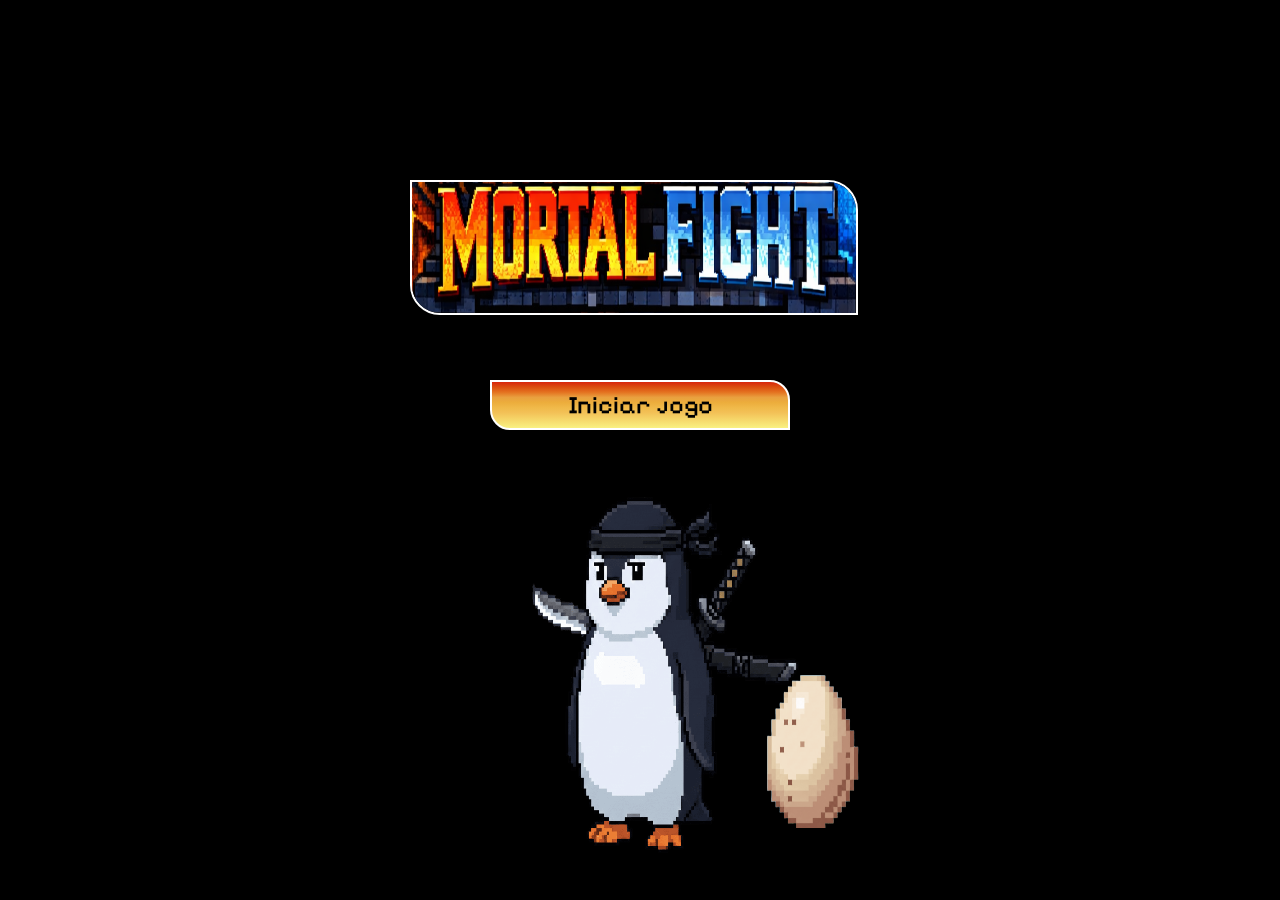
<file: index.html>
<!DOCTYPE html>
<html lang="pt-br">

<head>
    <meta charset="UTF-8">
    <meta name="viewport" content="width=device-width, initial-scale=1.0">
    <title>Mortal fight</title>
    <link rel="stylesheet" href="style.css">
</head>

<body>
    <img src="./img/ovo_pinguim.png" class="img1">
<button><a href="jogo.html">Iniciar jogo</a></button>
    <img src="./img/pinguim.png" alt="" class="img3">
    <img src="./img/logo.png" alt="" class="img4">
    <video autoplay muted loop playsinline id="bg-video">
        <source src="./img/fundoindex.mp4" type="video/mp4">
    </video>
    <audio id="musica-tema" src="img/musica.mp3" loop preload="auto"></audio>
    <script>
        const musica = document.getElementById("musica-tema");
        if (musica) {
            musica.volume = 0.20;
            // Tenta tocar assim que a página carrega
            musica.play().catch(() => {
                // Se o navegador bloquear o som automático, toca no primeiro clique
                document.addEventListener("click", () => {
                    musica.play();
                }, { once: true });
            });
        }
    </script>
</body>

</html>
</file>
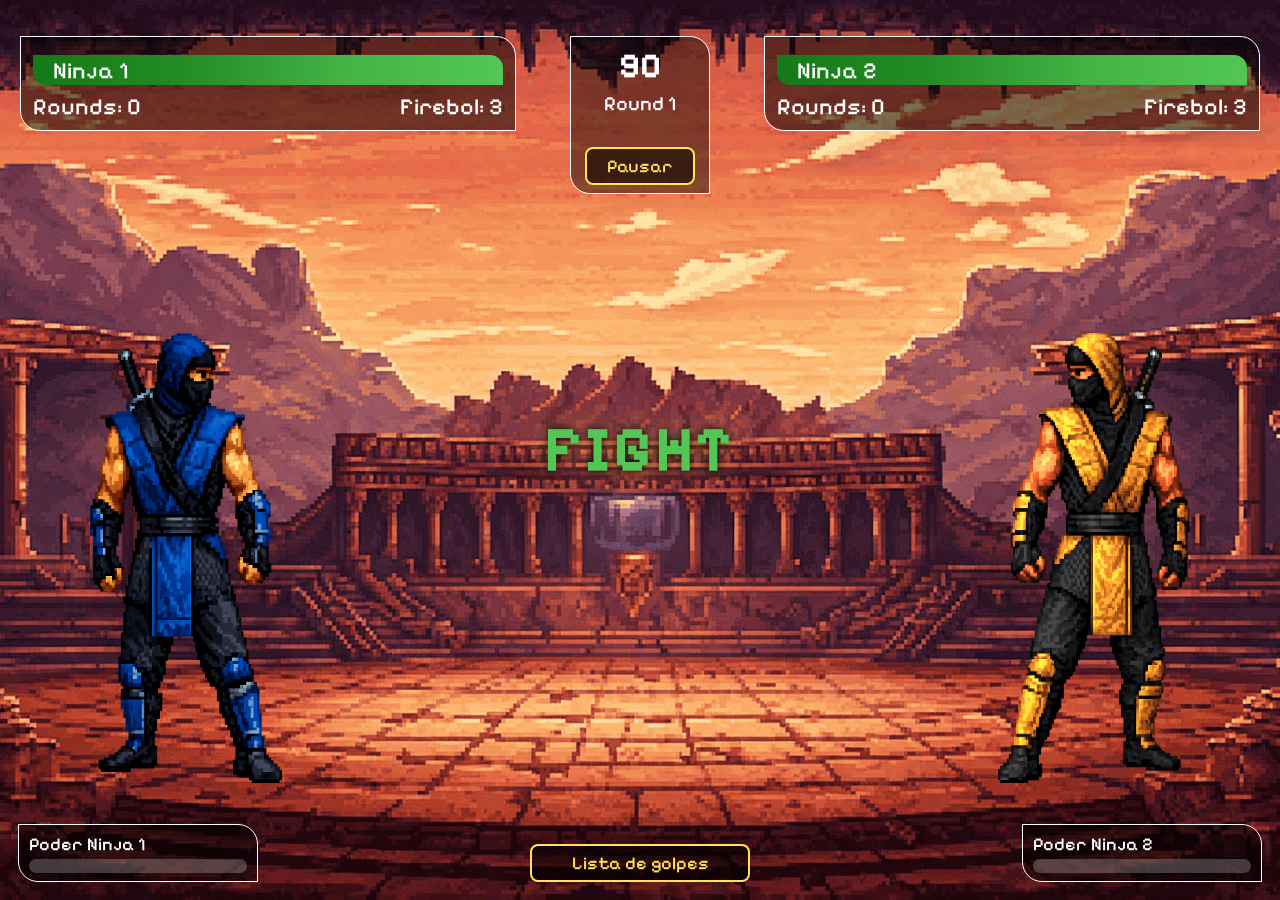
<file: jogo.html>
<!DOCTYPE html>
<html lang="pt-br">

<head>
    <meta charset="UTF-8">
    <meta name="viewport" content="width=device-width, initial-scale=1.0">
    <title>Ninjas</title>
    <link rel="stylesheet" href="jogo.css">
</head>

<body>
    <header class="hud">
        <div class="player-ui">
            <div class="life-bar">
                <div id="vida-ninja1" class="life-fill">
                    <p class="player-name">Ninja 1</p>
                </div>
            </div>
            <div style="display: flex; justify-content: space-between; align-items: center;">
                <p id="rounds-ninja1" class="rounds">💀 Rounds: 0</p>
                <p id="fireball-ninja1" class="rounds">🔥 Firebol: 3</p>
            </div>

        </div>

        <div class="center-ui">
            <p id="timer" class="timer">50</p>
            <p id="round-atual" class="round-label">Round 1</p>
            <p id="mensagem-round" class="round-message"></p>
            <button id="pause-btn" class="pause-btn" type="button">Pausar</button>
        </div>

        <div class="player-ui">
            <div class="life-bar">
                <div id="vida-ninja2" class="life-fill">
                    <p class="player-name">Ninja 2</p>
                </div>
            </div>
            <div style="display: flex; justify-content: space-between; align-items: center;">
                <p id="rounds-ninja2" class="rounds">💀 Rounds: 0</p>
                <p id="fireball-ninja2" class="rounds">🔥 Firebol: 3</p>
            </div>

        </div>
    </header>

    <p id="overlay-texto" class="overlay-text"></p>
    <div id="flash-overlay" class="flash-overlay"></div>
    <div id="fatality-screen" class="fatality-screen">FATALITY</div>
    <div id="golpes-modal" class="golpes-modal" aria-hidden="true">
        <div class="golpes-card" role="dialog" aria-modal="true" aria-labelledby="golpes-titulo">
            <div class="golpes-header">
                <h2 id="golpes-titulo">Lista de golpes</h2>
                <button id="fechar-golpes-btn" class="fechar-golpes-btn" type="button" aria-label="Fechar">X</button>
            </div>
            <p class="golpes-subtitulo">Ninja 1 | Ninja 2</p>
            <ul class="golpes-lista">
                <li><strong>Movimento:</strong> W  S A D SHIFT(DIR) | CIMA BAIXO ESQUERDA DIREITA ENTER | 8 5 4 6 ENTER</li>
                <li><strong>Modo Power:</strong> Segurar Q | Segurar SHIFT(ESQ) | Segurar 7 </li>
                <li><strong>FireBol:</strong> S S SHIFT(ESQ)| BAIXO BAIXO ENTER | 5 5 ENTER</li>
                <li><strong>Modo Pinguim:</strong> CLICAR SHIFT, ENTER (OVO) | S SHIFT S W | BAIXO ENTER BAIXO CIMA | 5 ENTER 5 8</li>
                <li><strong>Lentidão (2x por partida):</strong> W S W SHIFT | CIMA BAIXO CIMA SHIFT | 8 5 8 ENTER</li>
                <li><strong>Mini Ninja:</strong> S S W W | BAIXO BAIXO CIMA CIMA | 5 5 8 8</li>
                <li><strong>Inverter Controles (2x por partida):</strong> W SHIFT S S | CIMA SHIFT BAIXO BAIXO | 8 SHIFT 5 5</li>
                <li><strong>Fatality:</strong> ? ? ? ?</li>
                <!-- <li><strong>Fatality:</strong> S S W S SHIFT | BAIXO BAIXO CIMA BAIXO SHIFT | 5 5 8 5 SHIFT</li> -->

                
            </ul>
        </div>
    </div>
    <audio id="musica-tema" src="./img/musica.mp4" loop preload="auto"></audio>

    <main>
        <section>
            <div>
                <img src="./img/ninja2.png" id="ninja2" class="ninja2" alt="Ninja 2">
            </div>
            <div>
                <img src="./img/ninja1.png" id="ninja1" class="ninja1" alt="Ninja 1">
            </div>
        </section>
    </main>
    <div class="power-ui power-ui-left">
        <p class="power-label">Poder Ninja 1</p>
        <div class="power-bar">
            <div id="power-ninja1" class="power-fill"></div>
        </div>
    </div>
    <div class="power-ui power-ui-right">
        <p class="power-label">Poder Ninja 2</p>
        <div class="power-bar">
            <div id="power-ninja2" class="power-fill"></div>
        </div>
    </div>
    <button id="golpes-btn" class="pause-btn golpes-btn" type="button">Lista de golpes</button>
    <script src="script2.js"></script>
    <script src="animacoes.js"></script>
    <script src="script.js"></script>
</body>

</html>
</file>
<file: style.css>
@import url('https://fonts.googleapis.com/css2?family=Pixelify+Sans:wght@400..700&display=swap');


* {
    margin: 0;
    padding: 0;
    box-sizing: border-box;
}

body {
    background-color: black;
    font-family: "Pixelify Sans", sans-serif;
    font-optical-sizing: auto;
    font-weight: 500;
    font-style: normal;
    display: flex;
    justify-content: center;
    align-items: center;
    height: 100vh;
    width: 100%;
    position: fixed;
}

#bg-video {
    position: fixed;
    right: 0;
    bottom: 0;
    width: 100%;
    height: 100%;
    z-index: -1;
    object-fit: cover;
    filter: blur(4px);
    will-change: transform;
}

body::after {
    content: "";
    position: fixed;
    top: 0;
    left: 0;
    width: 100%;
    height: 100%;
    z-index: -1;
}

button {
    position: absolute;
    top: 45%;
    left: 50%;
    transform: translate(-50%, -50%);
    width: 300px;
    height: 50px;
    background: linear-gradient(to bottom, #D8260C, #DB4E0F, #E47220, #E9A03F, #ECAD3C, #F0B949, #F3C157, #F5D165, #F7E173, #F9F181);
    border: 2px solid white;
    border-radius: 10px;
    color: white;
    font-size: 25px;
    font-weight: bold;
    text-align: center;
    font-family: "Pixelify Sans", sans-serif;
    font-optical-sizing: auto;
    font-weight: 500;
    font-style: normal;
    border-radius: 0 20px 0 20px;
    cursor: pointer;
    z-index: 2;

}

button:hover {
    background-color: #ffffff8a;
}

a {
    text-decoration: none;
    color: #000;
    cursor: pointer;
}

.img1 {
    position: absolute;
    top: 75%;
    left: 59%;
    width: 9%;
    height: 17%;
}

.img2 {
    position: absolute;
    top: 10%;
    right: 7%;
    width: 25%;
    height: 90%;
}

.img3 {
    position: absolute;
    bottom: 0;
    left: 35%;
    width: 30%;
    height: 60%;
}

.img4 {
    position: absolute;
    top: 20%;
    right: 33%;
    width: 35%;
    height: 15%;
    border-radius: 0 30px 0 30px;
    border: solid white 2px;
}
</file>
<file: jogo.css>
@import url('https://fonts.googleapis.com/css2?family=Pixelify+Sans:wght@400..700&display=swap');

* {
    margin: 0;
    padding: 0;
    box-sizing: border-box;
}

body {
    background-color: rgb(255, 255, 255);
    font-family: "Pixelify Sans", sans-serif;
    font-optical-sizing: auto;
    font-weight: 500;
    font-style: normal;
    display: flex;
    justify-content: center;
    align-items: center;
    height: 100vh;
    width: 100%;
    position: fixed;
}

body::after {
    content: "";
    width: 100%;
    height: 100%;
    background: url('./img/fundo.png');
    background-position: center;
    background-size: cover;
    background-repeat: no-repeat;
    background-attachment: fixed;
    z-index: -1;
}

.ninja1 {
    position: absolute;
    z-index: 2;
    width: 15%;
    height: 50%;
    top: 37%;
    left: 7%;
    opacity: 1;
    transition: top 0.4s;
}

.ninja2 {
    position: absolute;
    z-index: 2;
    width: 15%;
    height: 50%;
    top: 37%;
    right: 7%;
    opacity: 1;
    transition: top 0.5s;
}

.hud {
    position: fixed;
    top: 16px;
    left: 50%;
    transform: translateX(-50%);
    width: 100%;
    display: flex;
    justify-content: space-between;
    align-items: flex-start;
    gap: 20px;
    padding: 20px;
    z-index: 10;
}

.player-ui {
    width: 40%;
    padding: 10px 12px;
    border-radius: 10px;
    background: #00000083;
    color: #fff;
    border-radius: 0 20px 0 20px;
    border: solid white 1px;
}

.player-name,
.rounds {
    font-size: 23px;
}
.player-name{
    position: relative;
    top: 2px;
    left: 20px;
    font-weight: 500;
}
.rounds {
    margin-top: 8px;
}

.life-bar {
    margin-top: 8px;
    height: 30px;
    border-radius: 0 13px 0 13px;
    background: rgba(255, 255, 255, 0.2);
    overflow: hidden;
}

.life-fill {
    width: 100%;
    height: 100%;
    background: linear-gradient(90deg, #147917, #248D27, #43B446, #52C755);
    transition: width 0.2s linear;
}

.center-ui {
    min-width: 140px;
    text-align: center;
    color: #fff;
    padding: 8px;
    border-radius: 10px;
    background: rgba(0, 0, 0, 0.45);
    border: solid white 1px;
    border-radius: 0 20px 0 20px;
}

.timer {
    margin: 0;
    font-size: 35px;
    font-weight: 700;
}

.round-label,
.round-message {
    margin: 5px 0 0;
    font-size: 20px;
}

.round-message {
    min-height: 18px;
}

.pause-btn {
    margin-top: 8px;
    min-width: 110px;
    padding: 6px 12px;
    border: 2px solid #ffe15a;
    border-radius: 8px;
    background: #0000008c;
    color: #ffe15a;
    font: inherit;
    font-size: 18px;
    cursor: pointer;
    transition: transform 0.12s ease, filter 0.12s ease, background 0.12s ease;
}

.pause-btn:hover {
    filter: brightness(1.1);
    transform: translateY(-1px);
}

.pause-btn:active {
    transform: translateY(0);
}

.pause-btn.paused {
    border-color: #8dff85;
    color: #8dff85;
}

.golpes-btn {
    position: fixed;
    left: 50%;
    bottom: 18px;
    transform: translateX(-50%);
    width: 220px;
    z-index: 1;
}

.golpes-btn:hover {
    transform: translateX(-50%) translateY(-1px);
}

.golpes-btn:active {
    transform: translateX(-50%) translateY(0);
}

.golpes-modal {
    position: fixed;
    inset: 0;
    display: none;
    align-items: center;
    justify-content: center;
    padding: 20px;
    background: rgba(0, 0, 0, 0.72);
    z-index: 50;
}

.golpes-modal.visible {
    display: flex;
}

.golpes-card {
    width: min(700px, 94vw);
    border: 2px solid #ffe15a;
    border-radius: 12px;
    background: #111;
    color: #fff;
    padding: 14px 16px 16px;
    box-shadow: 0 12px 26px rgba(0, 0, 0, 0.45);
}

.golpes-header {
    display: flex;
    align-items: center;
    justify-content: space-between;
    gap: 12px;
}

.golpes-header h2 {
    margin: 0;
    font-size: clamp(20px, 2.8vw, 30px);
    color: #ffe15a;
}

.fechar-golpes-btn {
    border: 2px solid #ffe15a;
    border-radius: 8px;
    background: #0000008c;
    color: #ffe15a;
    font: inherit;
    font-size: 16px;
    line-height: 1;
    padding: 6px 9px;
    cursor: pointer;
}

.fechar-golpes-btn:hover {
    filter: brightness(1.15);
}

.golpes-subtitulo {
    margin: 8px 0 10px;
    color: #c9c9c9;
    font-size: 16px;
}

.golpes-lista {
    margin: 0;
    padding-left: 18px;
    display: grid;
    gap: 10px;
    font-size: 20px;
    line-height: 1.35;
    font-weight: 300;
}
.golpes-lista strong {
    color: #43B446;
}

.overlay-text {
    position: fixed;
    top: 50%;
    left: 50%;
    transform: translate(-50%, -50%) scale(0.98);
    z-index: 25;
    color: #52C755;
    width: min(92vw, 980px);
    text-align: center;
    line-height: 1.1;
    padding: 0 14px;
    font-size: clamp(28px, 5vw, 68px);
    font-weight: 900;
    letter-spacing: 0.04em;
    text-transform: uppercase;
    text-shadow: 0 0 10px rgba(0, 0, 0, 0.95), 0 0 26px rgba(255, 227, 110, 0.45);
    opacity: 0;
    pointer-events: none;
    transition: opacity 0.2s ease, transform 0.2s ease;
}

.overlay-text.visible {
    opacity: 1;
    transform: translate(-50%, -50%) scale(1);
}

.flash-overlay {
    position: fixed;
    inset: 0;
    background: #fff;
    opacity: 0;
    pointer-events: none;
    z-index: 40;
}

.flash-overlay.visible {
    opacity: 0.8;
}

.fatality-screen {
    position: fixed;
    inset: 0;
    display: grid;
    place-items: center;
    background: rgba(0, 0, 0, 0.92);
    color: #ff2e2e;
    font-size: clamp(56px, 11vw, 180px);
    font-weight: 900;
    letter-spacing: 0.08em;
    text-shadow: 0 0 14px rgba(255, 30, 30, 0.9);
    opacity: 0;
    pointer-events: none;
    z-index: 45;
}

.fatality-screen.visible {
    opacity: 1;
}

.fireball {
    position: fixed;
    width: 160px;
    height: 160px;
    background-image: url("./img/firebol.png");
    background-size: contain;
    filter: drop-shadow(0 0 10px rgba(255, 150, 50, 0.75));
    pointer-events: none;
    z-index: 20;
}

.fireball-left {
    transform: scaleX(-1);
}

.ovo-pinguim {
    position: fixed;
    width: 90px;
    height: 90px;
    transform: translate(-20%, -110%);
    background-size: contain;
    background-repeat: no-repeat;
    background-position: center;
    pointer-events: none;
    z-index: 10;
    filter: drop-shadow(0 0 6px rgba(255, 255, 255, 0.65));
}

.ovo-pinguim.explodindo {
    transform: translate(-20%, -100%) scale(1.75);
    opacity: 0;
    transition: transform 0.25s ease-out, opacity 0.20s ease-out;
    filter: drop-shadow(0 0 20px red );
}

.power-ui {
    position: fixed;
    bottom: 18px;
    z-index: 15;
    width: min(240px, 34vw);
    padding: 8px 10px;
    border-radius: 9px;
    background: #00000083;
    border: solid white 1px;
    border-radius: 0 20px 0 20px;
    color: #fff;
}

.power-ui-left {
    left: 18px;
}

.power-ui-right {
    right: 18px;
}

.power-label {
    font-size: 18px;
    margin-bottom: 4px;
}

.power-bar {
    height: 14px;
    border-radius: 999px;
    background: rgba(255, 255, 255, 0.22);
    overflow: hidden;
}

 
.power-fill {
    width: 0%;
    height: 100%;
    background: linear-gradient(90deg, #2980b9 0%, #2c3e50 100%);
    box-shadow: 0 0 12px rgba(60, 215, 255, 0.6);
    transition: width 0.2s linear;
}

.power-fill.full {
    background: linear-gradient(90deg, #50b8ff 0%, #6af8ff 100%) ;
}

.power-active {
    border-radius: 14px;
}
</file>
